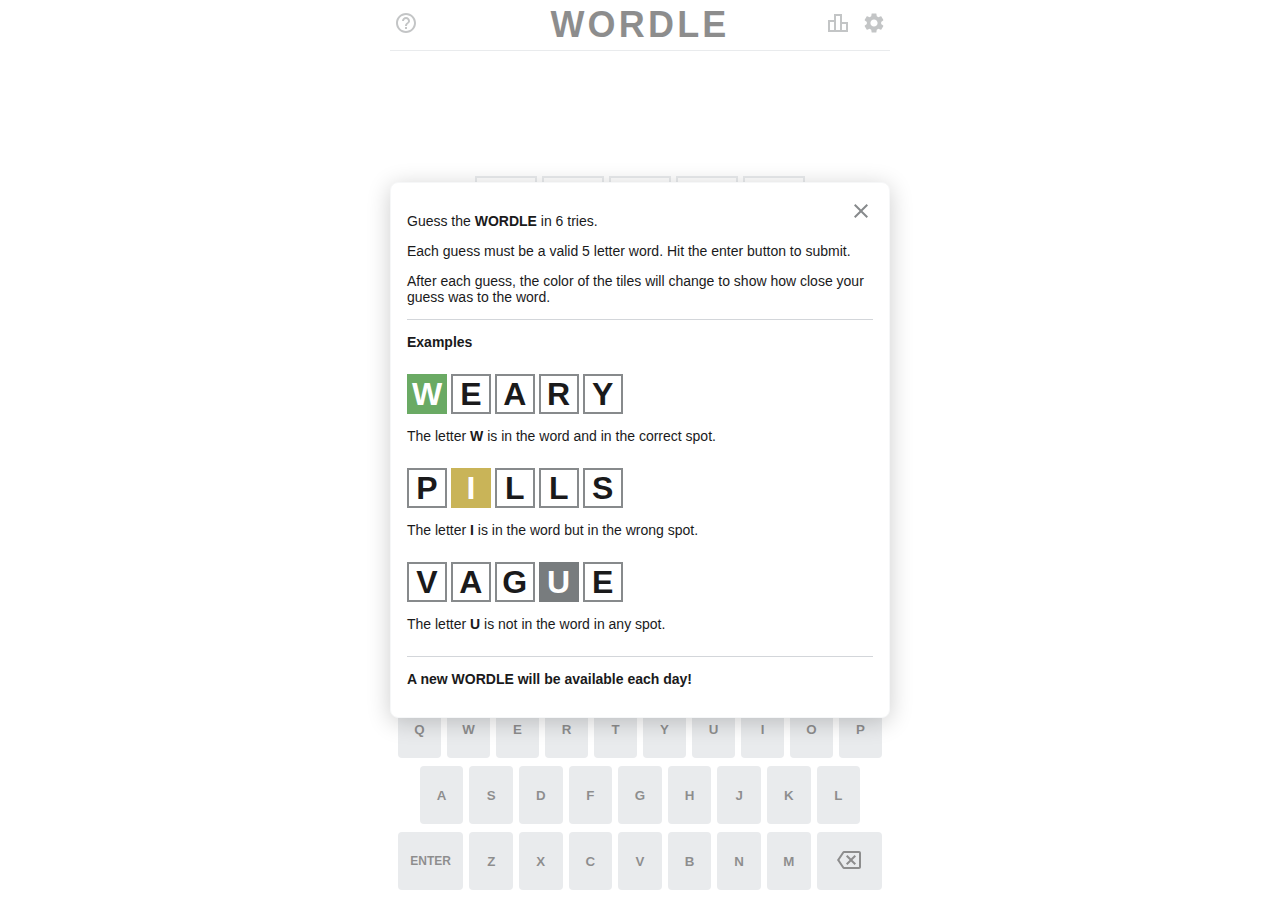
<file: game/index.html>
<!DOCTYPE html>
<html lang="en">
  <head>
    <meta charset="UTF-8" />
    <meta name="viewport" content="width=device-width, initial-scale=1.0, user-scalable=no" />

    <title>Wordle - A daily word game</title>
    <meta name="description" content="Guess the hidden word in 6 tries. A new puzzle is available each day.">

    <!-- FB Meta Tags -->
    <meta property="og:url" content="https://www.powerlanguage.co.uk/wordle/">
    <meta property="og:type" content="website">
    <meta property="og:title" content="Wordle - A daily word game">
    <meta property="og:description" content="Guess the hidden word in 6 tries. A new puzzle is available each day.">
    <meta property="og:image" content="https://www.dailywordle.com/images/wordle_og_1200x630.png">

    <!-- Twitter Meta Tags -->
    <meta name="twitter:card" content="summary_large_image">
    <meta property="twitter:domain" content="powerlanguage.co.uk">

    <meta name="theme-color" content="#6aaa64" />
    <link rel="manifest" href="manifest.json" />
    <link href="images/wordle_logo_32x32.png" rel="icon shortcut" sizes="3232" />
    <link href="images/wordle_logo_192x192.png" rel="apple-touch-icon" />

    <style>
      /* Global Styles & Colors */
      :root {
        --green: #6aaa64;
        --darkendGreen: #538d4e;
        --yellow: #c9b458;
        --darkendYellow: #b59f3b;
        --lightGray: #d8d8d8;
        --gray: #86888a;
        --darkGray: #939598;
        --white: #fff;
        --black: #212121;
        /* Colorblind colors */
        --orange: #f5793a;
        --blue: #85c0f9;
        font-family: 'Clear Sans', 'Helvetica Neue', Arial, sans-serif;
        font-size: 16px;
        --header-height: 50px;
        --keyboard-height: 200px;
        --game-max-width: 500px;
      }
      /* Light theme colors */
      :root {
        --color-tone-1: #1a1a1b;
        --color-tone-2: #787c7e;
        --color-tone-3: #878a8c;
        --color-tone-4: #d3d6da;
        --color-tone-5: #edeff1;
        --color-tone-6: #f6f7f8;
        --color-tone-7: #ffffff;
        --opacity-50: rgba(255, 255, 255, 0.5);
      }
      /* Dark Theme Colors */
      .nightmode {
        --color-tone-1: #d7dadc;
        --color-tone-2: #818384;
        --color-tone-3: #565758;
        --color-tone-4: #3a3a3c;
        --color-tone-5: #272729;
        --color-tone-6: #1a1a1b;
        --color-tone-7: #121213;
        --opacity-50: rgba(0, 0, 0, 0.5);
      }
      /* Constant colors and colors derived from theme */
      :root,
      .nightmode {
        --color-background: var(--color-tone-7);
      }
      :root {
        --color-present: var(--yellow);
        --color-correct: var(--green);
        --color-absent: var(--color-tone-2);
        --tile-text-color: var(--color-tone-7);
        --key-text-color: var(--color-tone-1);
        --key-evaluated-text-color: var(--color-tone-7);
        --key-bg: var(--color-tone-4);
        --key-bg-present: var(--color-present);
        --key-bg-correct: var(--color-correct);
        --key-bg-absent: var(--color-absent);
        --modal-content-bg: var(--color-tone-7);
      }
      .nightmode {
        --color-present: var(--darkendYellow);
        --color-correct: var(--darkendGreen);
        --color-absent: var(--color-tone-4);
        --tile-text-color: var(--color-tone-1);
        --key-text-color: var(--color-tone-1);
        --key-evaluated-text-color: var(--color-tone-1);
        --key-bg: var(--color-tone-2);
        --key-bg-present: var(--color-present);
        --key-bg-correct: var(--color-correct);
        --key-bg-absent: var(--color-absent);
        --modal-content-bg: var(--color-tone-7);
      }
      .colorblind {
        --color-correct: var(--orange);
        --color-present: var(--blue);
        --tile-text-color: var(--white);
        --key-bg-present: var(--color-present);
        --key-bg-correct: var(--color-correct);
        --key-bg-absent: var(--color-absent);
      }
      html {
        height: 100%;
      }
      body {
        height: 100%;
        background-color: var(--color-background);
        margin: 0;
        padding: 0;
        /* Prevent scrollbar appearing on page transition */
        overflow-y: hidden;
      }
    </style>
  </head>
  <body>
    <script async src="./somescript.js"></script>
    <script>
      (function () {
        // Defining the hash before the main bundle allows the bundle access window.hash
        window.wordle = window.wordle || {};
        window.wordle.hash = 'e65ce0a5';
      })();
    </script>
    <script src="./main.e65ce0a5.js"></script>
    <game-app></game-app>
  </body>
</html>
</file>
